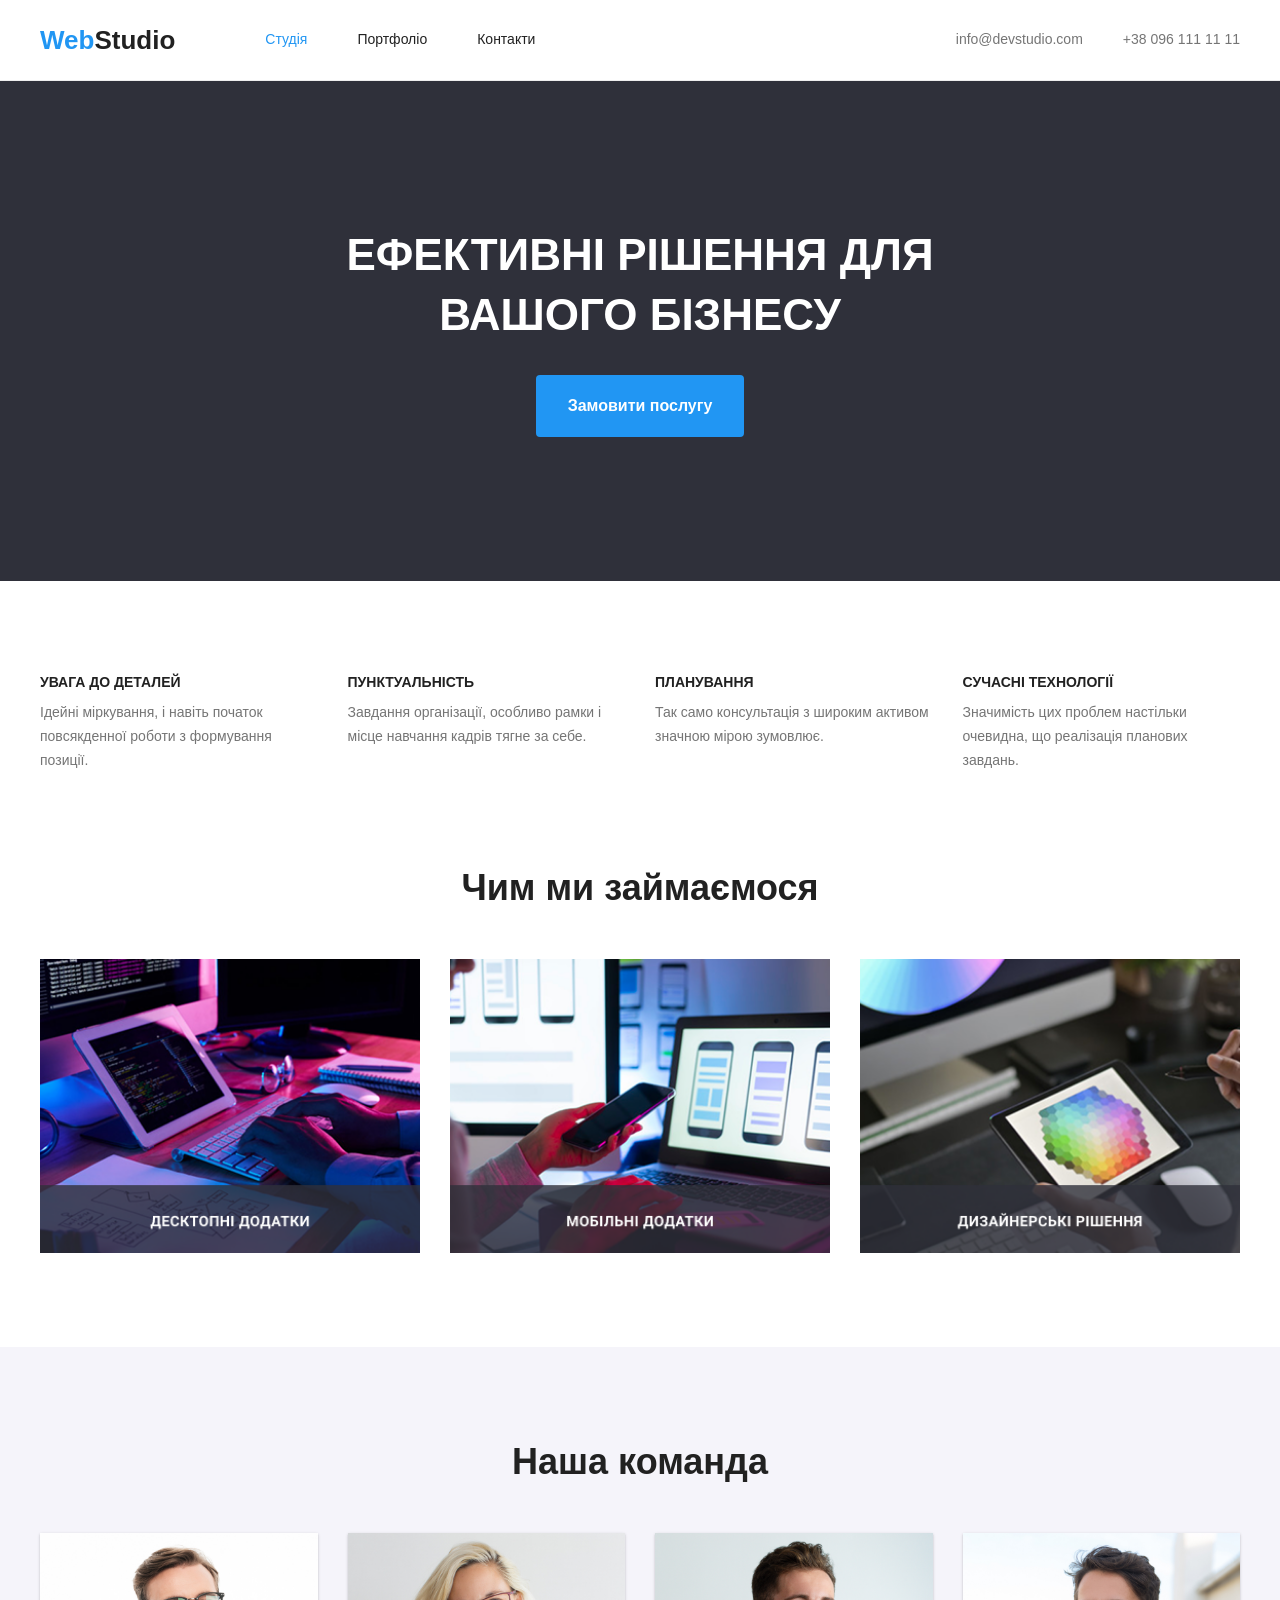
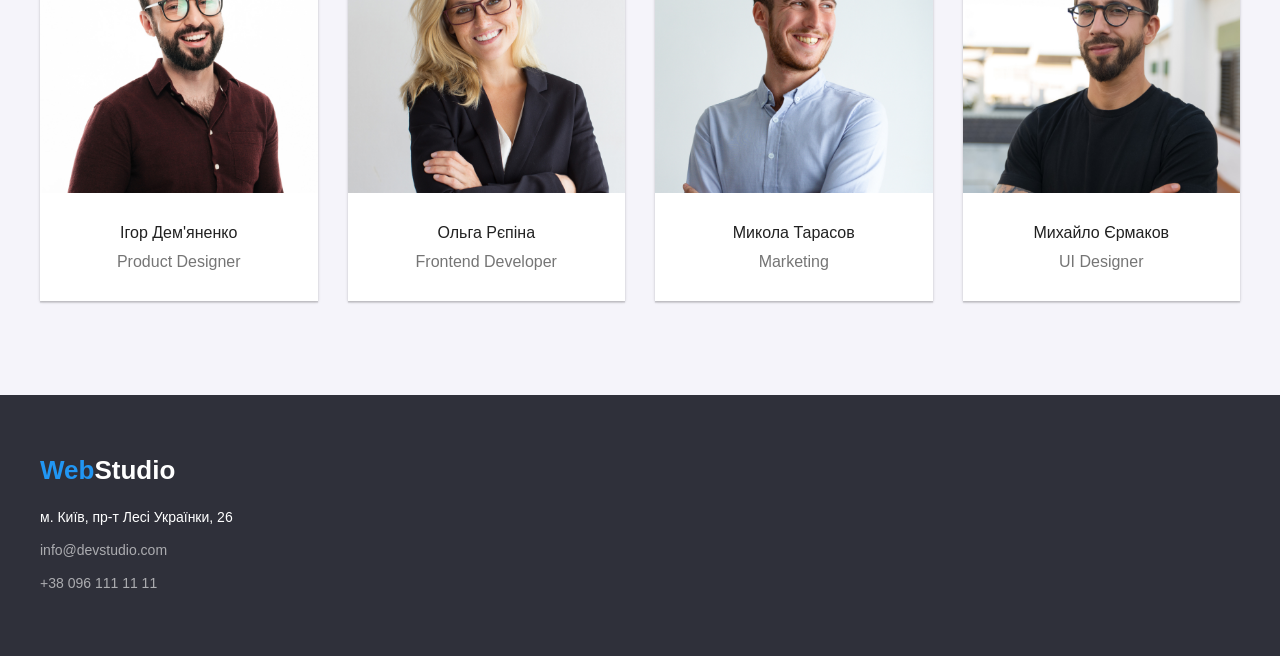
<file: index.html>
<!DOCTYPE html>
<html lang="uk">
<head>
  <meta charset="UTF-8">
  <meta name="viewport" content="width=device-width, initial-scale=1.0">
  <title>WebStudio</title>

  <link rel="stylesheet" href="normalize.css">
  <link rel="stylesheet" href="style.css">
</head>

<body>

<header class="header">
  <div class="container header-container">

    <a class="header-logo" href="./index.html">
      <span class="header-logo-web">Web</span>Studio
    </a>

    <nav class="header-nav">
      <a class="header-nav-link header-nav-link--active" href="./index.html">
        Студія
      </a>

      <a class="header-nav-link" href="./portfolio.html">
        Портфоліо
      </a>

      <a class="header-nav-link" href="#">
        Контакти
      </a>
    </nav>

    <div class="header-contacts">
      <a class="header-contacts-link" href="mailto:info@devstudio.com">
        info@devstudio.com
      </a>

      <a class="header-contacts-link" href="tel:+380961111111">
        +38 096 111 11 11
      </a>
    </div>

  </div>
</header>


<main>

  <section class="hero">
    <div class="container hero-container">

      <h1 class="hero-title">
        ЕФЕКТИВНІ РІШЕННЯ ДЛЯ<br>
        ВАШОГО БІЗНЕСУ
      </h1>

      <button class="hero-button" type="button">
        Замовити послугу
      </button>

    </div>
  </section>


  <section class="advantages">
    <div class="container">

      <h2 class="visually-hidden">Наші переваги</h2>

      <ul class="advantages-list">

        <li class="advantages-item">
          <h3 class="advantages-item-title">
            УВАГА ДО ДЕТАЛЕЙ
          </h3>

          <p class="advantages-item-text">
            Ідейні міркування, і навіть початок
            повсякденної роботи з формування позиції.
          </p>
        </li>

        <li class="advantages-item">
          <h3 class="advantages-item-title">
            ПУНКТУАЛЬНІСТЬ
          </h3>

          <p class="advantages-item-text">
            Завдання організації, особливо рамки
            і місце навчання кадрів тягне за себе.
          </p>
        </li>

        <li class="advantages-item">
          <h3 class="advantages-item-title">
            ПЛАНУВАННЯ
          </h3>

          <p class="advantages-item-text">
            Так само консультація з широким
            активом значною мірою зумовлює.
          </p>
        </li>

        <li class="advantages-item">
          <h3 class="advantages-item-title">
            СУЧАСНІ ТЕХНОЛОГІЇ
          </h3>

          <p class="advantages-item-text">
            Значимість цих проблем настільки
            очевидна, що реалізація планових завдань.
          </p>
        </li>

      </ul>

    </div>
  </section>


  <section class="work">
    <div class="container">

      <h2 class="section-title">
        Чим ми займаємося
      </h2>

      <ul class="work-list">

        <li class="work-item">
          <img
            class="work-item-image"
            src="box1.png"
          >
        </li>

        <li class="work-item">
          <img
            class="work-item-image"
            src="box2.png"
          >
        </li>

        <li class="work-item">
          <img
            class="work-item-image"
            src="box4.png"
          >
        </li>

      </ul>

    </div>
  </section>


  <section class="team">
    <div class="container">

      <h2 class="section-title">
        Наша команда
      </h2>

      <ul class="team-list">

        <li class="team-card">
          <img
            class="team-card-image"
            src="./img.jpg"
            alt="Ігор Дем'яненко"
          >

          <div class="team-card-content">
            <h3 class="team-card-name">
              Ігор Дем'яненко
            </h3>

            <p class="team-card-position">
              Product Designer
            </p>
          </div>
        </li>

        <li class="team-card">
          <img
            class="team-card-image"
            src="./img-1.jpg"
            alt="Ольга Рєпіна"
          >

          <div class="team-card-content">
            <h3 class="team-card-name">
              Ольга Рєпіна
            </h3>

            <p class="team-card-position">
              Frontend Developer
            </p>
          </div>
        </li>

        <li class="team-card">
          <img
            class="team-card-image"
            src="./img-2.jpg"
            alt="Микола Тарасов"
          >

          <div class="team-card-content">
            <h3 class="team-card-name">
              Микола Тарасов
            </h3>

            <p class="team-card-position">
              Marketing
            </p>
          </div>
        </li>

        <li class="team-card">
          <img
            class="team-card-image"
            src="./img-3.jpg"
            alt="Михайло Єрмаков"
          >

          <div class="team-card-content">
            <h3 class="team-card-name">
              Михайло Єрмаков
            </h3>

            <p class="team-card-position">
              UI Designer
            </p>
          </div>
        </li>

      </ul>

    </div>
  </section>

</main>


<footer class="footer">
  <div class="container footer-container">

    <a class="footer-logo" href="./index.html">
      <span class="footer-logo-web">Web</span>Studio
    </a>

    <address class="footer-address">

      <p class="footer-address-text">
        м. Київ, пр-т Лесі Українки, 26
      </p>

      <a class="footer-contact" href="mailto:info@devstudio.com">
        info@devstudio.com
      </a>

      <a class="footer-contact" href="tel:+380961111111">
        +38 096 111 11 11
      </a>

    </address>

  </div>
</footer>

</body>
</html>
</file>
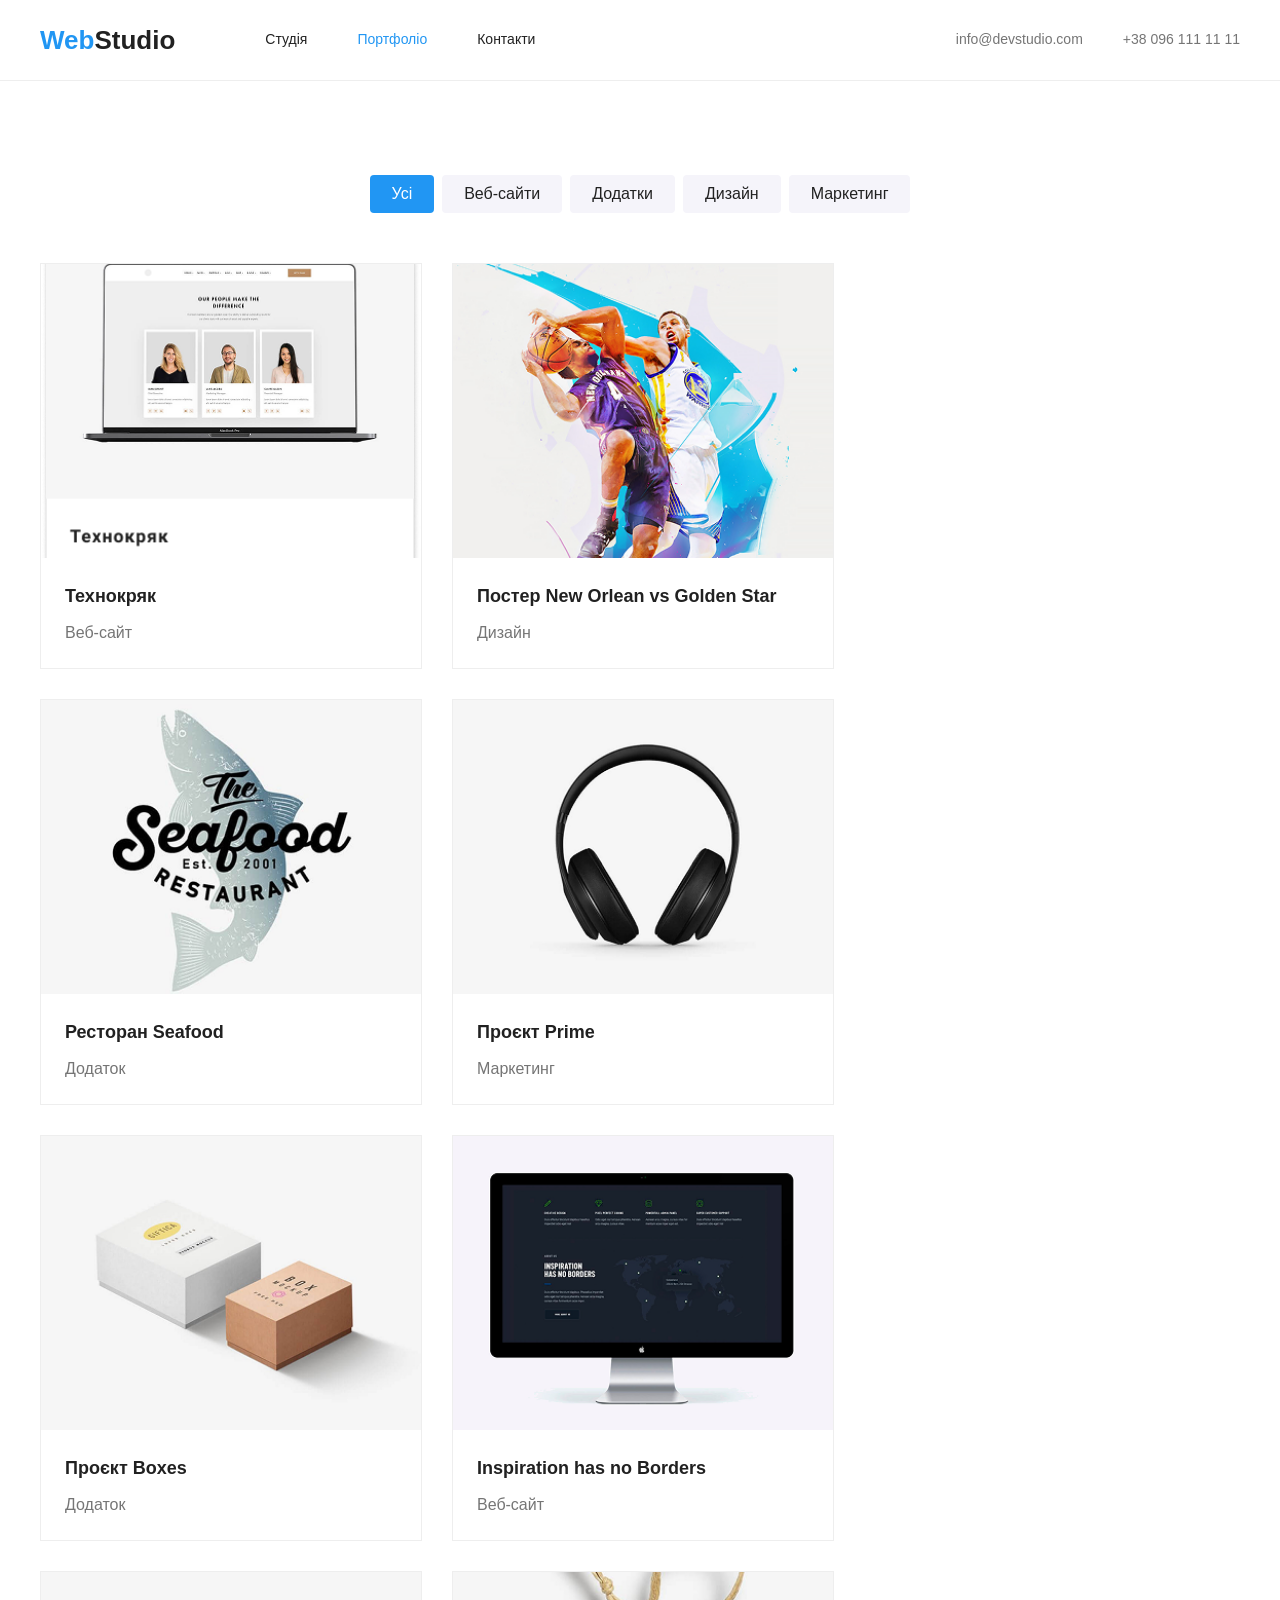
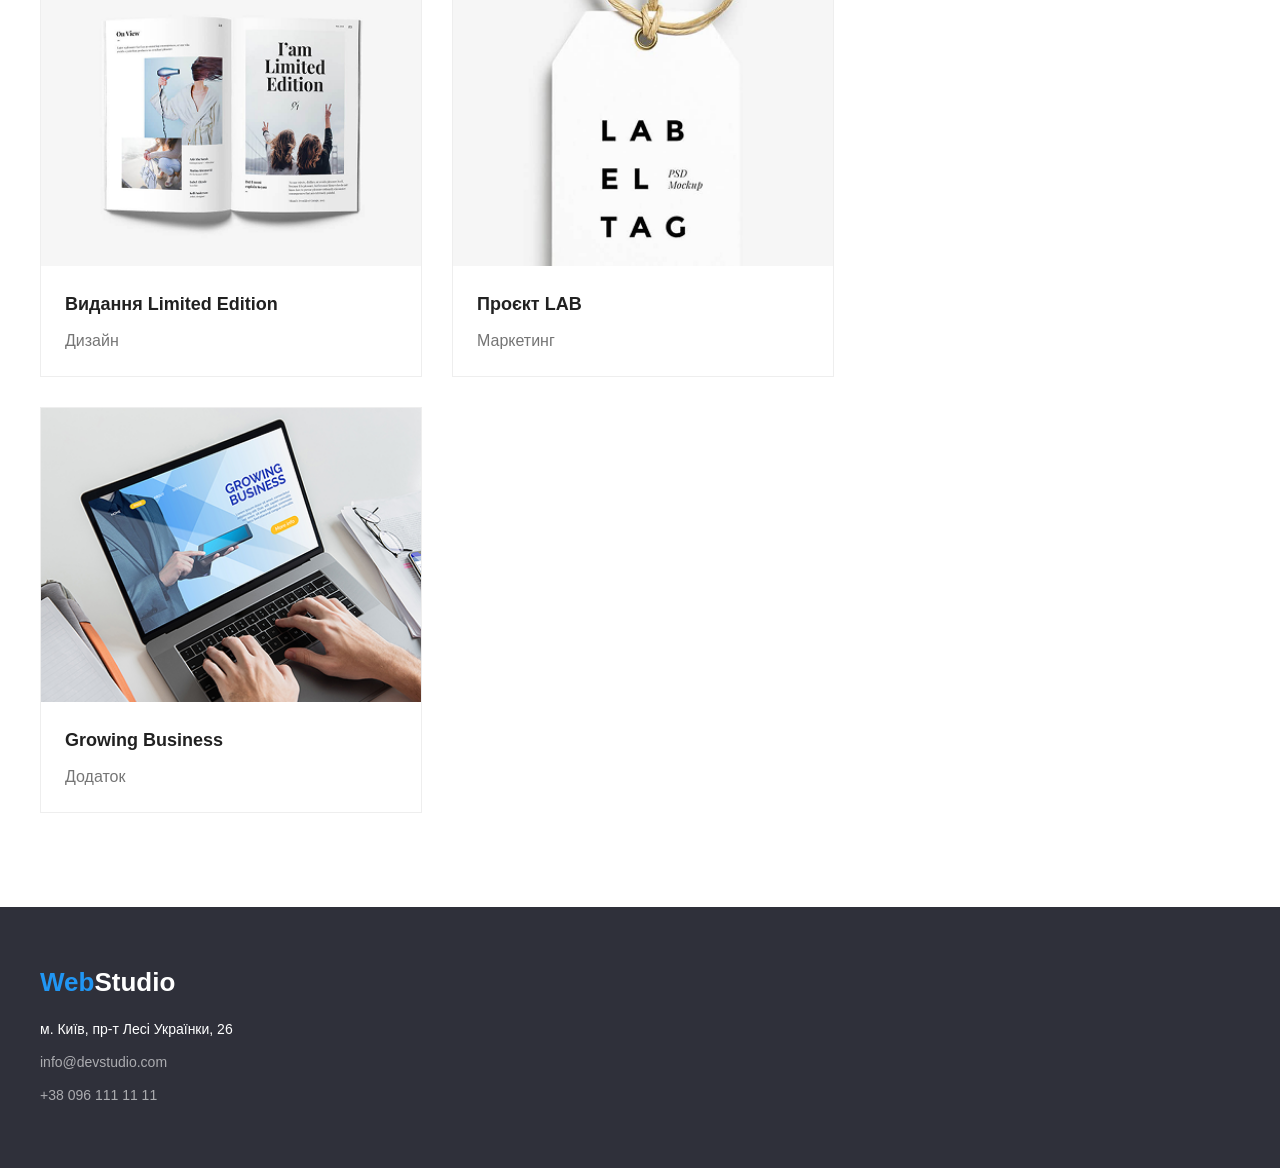
<file: portfolio.html>
<!DOCTYPE html>
<html lang="uk">
<head>
  <meta charset="UTF-8">
  <meta name="viewport" content="width=device-width, initial-scale=1.0">
  <title>WebStudio Портфоліо</title>

  <link rel="stylesheet" href="normalize.css">
  <link rel="stylesheet" href="style.css">
</head>

<body>

<header class="header">
  <div class="container header-container">

    <a class="header-logo" href="./index.html">
      <span class="header-logo-web">Web</span>Studio
    </a>

    <nav class="header-nav">
      <a class="header-nav-link" href="./index.html">
        Студія
      </a>

      <a class="header-nav-link header-nav-link--active" href="./portfolio.html">
        Портфоліо
      </a>

      <a class="header-nav-link" href="#">
        Контакти
      </a>
    </nav>

    <div class="header-contacts">
      <a class="header-contacts-link" href="mailto:info@devstudio.com">
        info@devstudio.com
      </a>

      <a class="header-contacts-link" href="tel:+380961111111">
        +38 096 111 11 11
      </a>
    </div>

  </div>
</header>


<main class="portfolio">
  <div class="container">

    <h1 class="visually-hidden">
      Портфоліо
    </h1>


    <ul class="portfolio-filter">

      <li class="portfolio-filter-item">
        <button
          class="portfolio-filter-button portfolio-filter-button--active"
          type="button"
        >
          Усі
        </button>
      </li>

      <li class="portfolio-filter-item">
        <button class="portfolio-filter-button" type="button">
          Веб-сайти
        </button>
      </li>

      <li class="portfolio-filter-item">
        <button class="portfolio-filter-button" type="button">
          Додатки
        </button>
      </li>

      <li class="portfolio-filter-item">
        <button class="portfolio-filter-button" type="button">
          Дизайн
        </button>
      </li>

      <li class="portfolio-filter-item">
        <button class="portfolio-filter-button" type="button">
          Маркетинг
        </button>
      </li>

    </ul>


    <ul class="portfolio-list">

      <li class="portfolio-card">
        <img
          class="portfolio-card-image"
          src="Group 1.png"
          alt="Технокряк"
        >

        <div class="portfolio-card-content">
          <h2 class="portfolio-card-title">
            Технокряк
          </h2>

          <p class="portfolio-card-category">
            Веб-сайт
          </p>
        </div>
      </li>


      <li class="portfolio-card">
        <img
          class="portfolio-card-image"
          src="img (1).png"
          alt="Постер New Orlean vs Golden Star"
        >

        <div class="portfolio-card-content">
          <h2 class="portfolio-card-title">
            Постер New Orlean vs Golden Star
          </h2>

          <p class="portfolio-card-category">
            Дизайн
          </p>
        </div>
      </li>


      <li class="portfolio-card">
        <img
          class="portfolio-card-image"
          src="img (2).png"
          alt="Ресторан Seafood"
        >

        <div class="portfolio-card-content">
          <h2 class="portfolio-card-title">
            Ресторан Seafood
          </h2>

          <p class="portfolio-card-category">
            Додаток
          </p>
        </div>
      </li>


      <li class="portfolio-card">
        <img
          class="portfolio-card-image"
          src="img (3).png"
          alt="Проєкт Prime"
        >

        <div class="portfolio-card-content">
          <h2 class="portfolio-card-title">
            Проєкт Prime
          </h2>

          <p class="portfolio-card-category">
            Маркетинг
          </p>
        </div>
      </li>


      <li class="portfolio-card">
        <img
          class="portfolio-card-image"
          src="img (4).png"
          alt="Проєкт Boxes"
        >

        <div class="portfolio-card-content">
          <h2 class="portfolio-card-title">
            Проєкт Boxes
          </h2>

          <p class="portfolio-card-category">
            Додаток
          </p>
        </div>
      </li>


      <li class="portfolio-card">
        <img
          class="portfolio-card-image"
          src="img (5).png"
          alt="Inspiration has no Borders"
        >

        <div class="portfolio-card-content">
          <h2 class="portfolio-card-title">
            Inspiration has no Borders
          </h2>

          <p class="portfolio-card-category">
            Веб-сайт
          </p>
        </div>
      </li>


      <li class="portfolio-card">
        <img
          class="portfolio-card-image"
          src="img (6).png"
          alt="Видання Limited Edition"
        >

        <div class="portfolio-card-content">
          <h2 class="portfolio-card-title">
            Видання Limited Edition
          </h2>

          <p class="portfolio-card-category">
            Дизайн
          </p>
        </div>
      </li>


      <li class="portfolio-card">
        <img
          class="portfolio-card-image"
          src="img (7).png"
          alt="Проєкт LAB"
        >

        <div class="portfolio-card-content">
          <h2 class="portfolio-card-title">
            Проєкт LAB
          </h2>

          <p class="portfolio-card-category">
            Маркетинг
          </p>
        </div>
      </li>


      <li class="portfolio-card">
        <img
          class="portfolio-card-image"
          src="img (8).png"
          alt="Growing Business"
        >

        <div class="portfolio-card-content">
          <h2 class="portfolio-card-title">
            Growing Business
          </h2>

          <p class="portfolio-card-category">
            Додаток
          </p>
        </div>
      </li>

    </ul>

  </div>
</main>


<footer class="footer">
  <div class="container footer-container">

    <a class="footer-logo" href="./index.html">
      <span class="footer-logo-web">Web</span>Studio
    </a>

    <address class="footer-address">

      <p class="footer-address-text">
        м. Київ, пр-т Лесі Українки, 26
      </p>

      <a class="footer-contact" href="mailto:info@devstudio.com">
        info@devstudio.com
      </a>

      <a class="footer-contact" href="tel:+380961111111">
        +38 096 111 11 11
      </a>

    </address>

  </div>
</footer>

</body>
</html>
</file>
<file: style.css>
*::before,
*::after {
  box-sizing: border-box;
}

body {
  margin: 0;

  font-family: "Roboto", sans-serif;
  color: #212121;
  background-color: #ffffff;
}

ul {
  margin: 0;
  padding: 0;
  list-style: none;
}

h1,
h2,
h3,
p {
  margin: 0;
}

a {
  text-decoration: none;
}

button {
  font-family: inherit;
}

img {
  display: block;
  max-width: 100%;
}

.container {
  width: 1200px;
  margin: 0 auto;
}

.visually-hidden {
  position: absolute;
  width: 1px;
  height: 1px;
  padding: 0;
  margin: -1px;
  overflow: hidden;
  clip: rect(0, 0, 0, 0);
  white-space: nowrap;
  border: 0;
}


/* =========================
   HEADER
   ========================= */

.header {
  border-bottom: 1px solid #eeeeee;
  background-color: #ffffff;
}

.header-container {
  display: flex;
  align-items: center;

  min-height: 80px;
}

.header-logo {
  margin-right: 90px;

  font-size: 26px;
  line-height: 1.19;
  font-weight: 700;

  color: #212121;
}

.header-logo-web {
  color: #2196f3;
}

.header-nav {
  display: flex;
  gap: 50px;
}

.header-nav-link {
  padding: 30px 0;

  font-size: 14px;
  line-height: 1.14;
  font-weight: 500;

  color: #212121;
}

.header-nav-link:hover,
.header-nav-link:focus,
.header-nav-link--active {
  color: #2196f3;
}

.header-contacts {
  display: flex;
  align-items: center;
  gap: 40px;

  margin-left: auto;
}

.header-contacts-link {
  font-size: 14px;
  line-height: 1.14;

  color: #757575;
}

.header-contacts-link:hover,
.header-contacts-link:focus {
  color: #2196f3;
}



.hero {
  background-color: #2f303a;
}

.hero-container {
  min-height: 500px;

  display: flex;
  flex-direction: column;
  align-items: center;
  justify-content: center;
}

.hero-title {
  margin-bottom: 30px;

  text-align: center;

  font-size: 44px;
  line-height: 1.36;
  font-weight: 900;

  color: #ffffff;
}

.hero-button {
  min-width: 200px;
  padding: 16px 32px;

  border: none;
  border-radius: 4px;

  background-color: #2196f3;
  color: #ffffff;

  font-size: 16px;
  line-height: 1.88;
  font-weight: 700;

  cursor: pointer;
}



.advantages {
  padding: 94px 0 0;
}

.advantages-list {
  display: flex;
  gap: 30px;
}

.advantages-item {
  width: calc((100% - 90px) / 4);
}

.advantages-item-title {
  margin-bottom: 10px;

  font-size: 14px;
  line-height: 1.14;
  font-weight: 700;
}

.advantages-item-text {
  font-size: 14px;
  line-height: 1.71;

  color: #757575;
}




.section-title {
  margin-bottom: 50px;

  text-align: center;

  font-size: 36px;
  line-height: 1.17;
  font-weight: 700;
}



.work {
  padding: 94px 0;
}

.work-list {
  display: flex;
  gap: 30px;
}

.work-item {
  width: calc((100% - 60px) / 3);
}

.work-item-image {
  width: 100%;
  height: 294px;

  object-fit: cover;
}



.team {
  padding: 94px 0;

  background-color: #f5f4fa;
}

.team-list {
  display: flex;
  gap: 30px;
}

.team-card {
  width: calc((100% - 90px) / 4);

  background-color: #ffffff;

  box-shadow:
    0 2px 1px rgba(0, 0, 0, 0.08),
    0 1px 1px rgba(0, 0, 0, 0.06),
    0 1px 3px rgba(0, 0, 0, 0.16);
}

.team-card-image {
  width: 100%;
  height: 260px;

  object-fit: cover;
}

.team-card-content {
  padding: 30px 20px;

  text-align: center;
}

.team-card-name {
  margin-bottom: 10px;

  font-size: 16px;
  line-height: 1.19;
  font-weight: 500;
}

.team-card-position {
  font-size: 16px;
  line-height: 1.19;

  color: #757575;
}



.portfolio {
  padding: 94px 0;
}

.portfolio-filter {
  display: flex;
  justify-content: center;
  gap: 8px;

  margin-bottom: 50px;
}

.portfolio-filter-button {
  padding: 6px 22px;

  border: none;
  border-radius: 4px;

  background-color: #f5f4fa;
  color: #212121;

  font-size: 16px;
  line-height: 1.62;
  font-weight: 500;

  cursor: pointer;
}

.portfolio-filter-button:hover,
.portfolio-filter-button:focus,
.portfolio-filter-button--active {
  background-color: #2196f3;
  color: #ffffff;
}

.portfolio-list {
  display: flex;
  flex-wrap: wrap;
  gap: 30px;
}

.portfolio-card {
  width: calc((100% - 60px) / 3);

  border: 1px solid #eeeeee;
  background-color: #ffffff;
}

.portfolio-card-image {
  width: 100%;
  height: 294px;

  object-fit: cover;
}

.portfolio-card-content {
  padding: 20px 24px;
}

.portfolio-card-title {
  margin-bottom: 4px;

  font-size: 18px;
  line-height: 2;
  font-weight: 700;
}

.portfolio-card-category {
  font-size: 16px;
  line-height: 1.88;

  color: #757575;
}



.footer {
  padding: 60px 0;

  background-color: #2f303a;
}

.footer-container {
  display: flex;
  flex-direction: column;
  align-items: flex-start;
}

.footer-logo {
  margin-bottom: 20px;

  font-size: 26px;
  line-height: 1.19;
  font-weight: 700;

  color: #ffffff;
}

.footer-logo-web {
  color: #2196f3;
}

.footer-address {
  display: flex;
  flex-direction: column;
  gap: 9px;

  font-style: normal;
}

.footer-address-text {
  font-size: 14px;
  line-height: 1.71;

  color: #ffffff;
}

.footer-contact {
  font-size: 14px;
  line-height: 1.71;

  color: rgba(255, 255, 255, 0.6);
}

.footer-contact:hover,
.footer-contact:focus {
  color: #2196f3;
}
</file>
